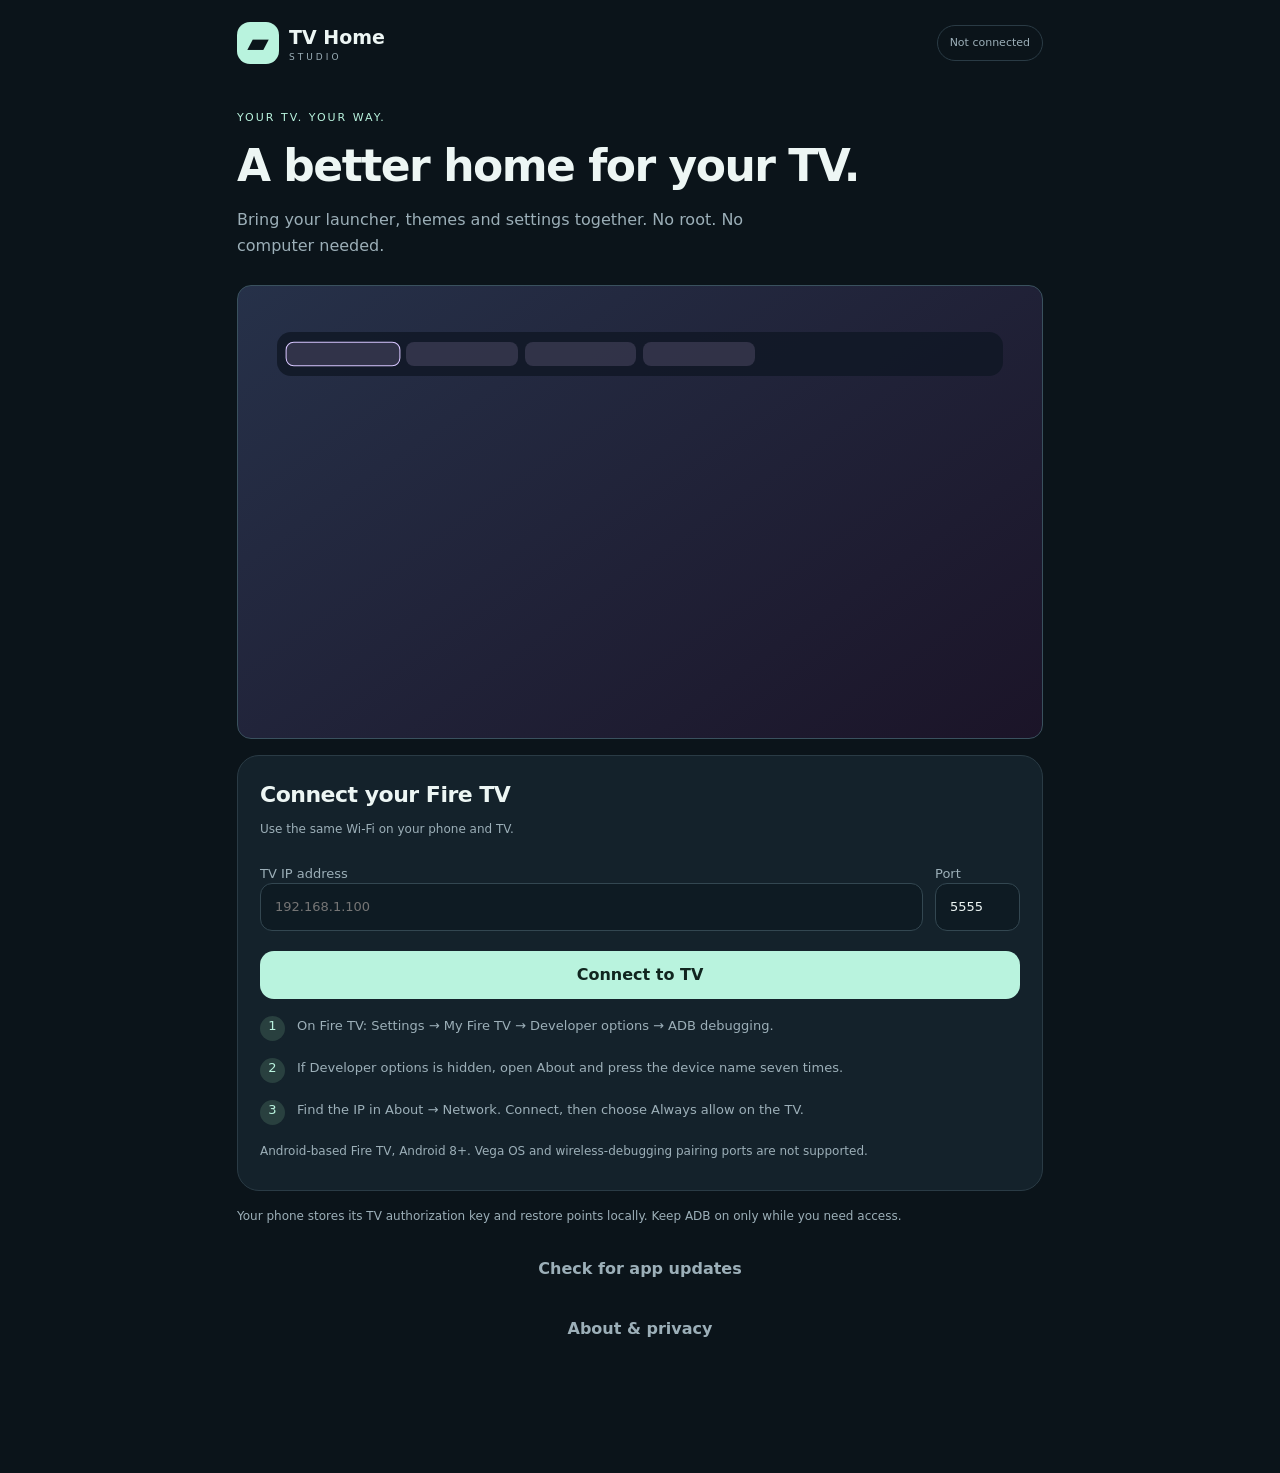
<file: launcher/companion/src/main/assets/index.html>
<!doctype html>
<html lang="en"><head><meta charset="utf-8"><meta name="viewport" content="width=device-width,initial-scale=1,viewport-fit=cover"><meta http-equiv="Content-Security-Policy" content="default-src 'none'; script-src 'self'; style-src 'self'; img-src data:; connect-src 'none'; frame-src 'none'; base-uri 'none'; form-action 'none'"><link rel="icon" href="data:,"><title>TV Home Studio</title><link rel="stylesheet" href="style.css"></head>
<body><header><div class="mark" aria-hidden="true">▰</div><div><strong>TV Home</strong><small>STUDIO</small></div><button id="connection" class="connection">Not connected</button></header>
<aside id="appUpdate" class="updateNotice" hidden aria-label="App update"></aside><main id="main"></main><nav id="nav" aria-label="Main navigation" hidden><button data-tab="overview">⌂<span>Overview</span></button><button data-tab="themes">▧<span>Themes</span></button><button data-tab="apps">▦<span>Apps</span></button><button data-tab="system">⚙<span>Controls</span></button></nav>
<div id="busy" class="busy" hidden role="status"><span class="spinner"></span><span id="progress">Working…</span><div id="progressTrack" class="track" hidden><i id="progressBar"></i></div><span id="progressPct" class="pct" hidden></span></div><div id="toast" role="status" hidden></div><dialog id="dialog"><div id="dialogContent"></div><button id="closeDialog" class="quiet full">Close</button></dialog><script src="app.js"></script></body></html>
</file>
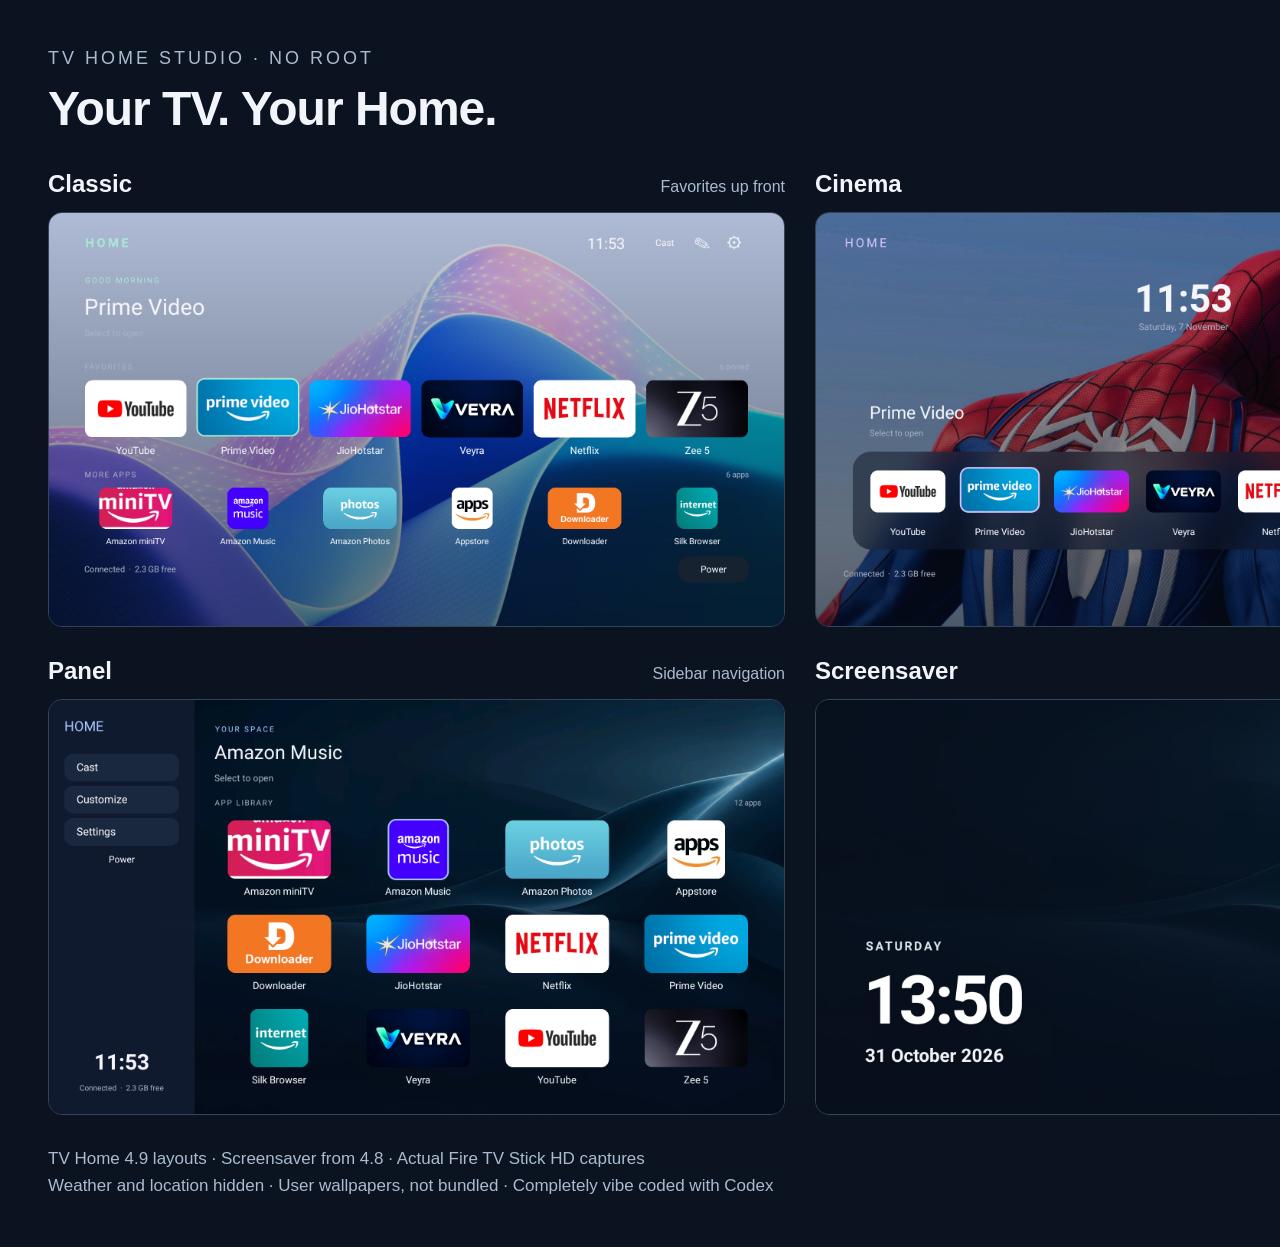
<file: docs/images/comparison.html>
<!doctype html><html lang="en"><meta charset="utf-8"><title>TV Home Studio</title>
<style>*{box-sizing:border-box}body{margin:0;padding:48px;width:1600px;background:#0b1320;color:#f1f5fb;font-family:Arial,sans-serif}header p{font-size:18px;letter-spacing:3px;color:#aabbd0;margin:0 0 12px}h1{font-size:48px;margin:0 0 34px;letter-spacing:-1px}.grid{display:grid;grid-template-columns:1fr 1fr;gap:30px}h2{font-size:24px;margin:0 0 14px;display:flex;justify-content:space-between;align-items:baseline}h2 span{font-size:16px;color:#aabbd0;font-weight:400}img{width:100%;display:block;border:1px solid #34445b;border-radius:14px}footer{font-size:17px;line-height:1.6;color:#aabbd0;margin-top:30px}</style>
<header><p>TV HOME STUDIO · NO ROOT</p><h1>Your TV. Your Home.</h1></header><div class="grid">
<section><h2>Classic <span>Favorites up front</span></h2><img src="classic.png" alt="Classic layout"></section>
<section><h2>Cinema <span>A floating app dock</span></h2><img src="cinema.png" alt="Cinema layout"></section>
<section><h2>Panel <span>Sidebar navigation</span></h2><img src="panel.png" alt="Panel layout"></section>
<section><h2>Screensaver <span>Your wallpaper, a quieter moment</span></h2><img src="screensaver.png" alt="Wallpaper screensaver"></section></div>
<footer>TV Home 4.9 layouts · Screensaver from 4.8 · Actual Fire TV Stick HD captures<br>Weather and location hidden · User wallpapers, not bundled · Completely vibe coded with Codex</footer></html>
</file>
<file: launcher/companion/src/main/assets/style.css>
:root{color-scheme:dark;--bg:#0b141a;--panel:#14222b;--border:#2a3b45;--ink:#edf6f4;--muted:#9cafb8;--mint:#b9f3de;--radius:22px}*{box-sizing:border-box}body{margin:0;background:var(--bg);color:var(--ink);font:16px/1.5 system-ui,-apple-system,sans-serif;-webkit-tap-highlight-color:transparent}button,input,select{font:inherit}button{cursor:pointer;border:0}button:focus-visible,input:focus,select:focus{outline:2px solid var(--mint);outline-offset:3px}button:disabled{opacity:.45;cursor:default}header{display:flex;align-items:center;gap:10px;padding:22px 22px 12px;max-width:850px;margin:auto}header strong{font-size:19px}header small{display:block;color:var(--muted);font-size:9px;letter-spacing:3px;line-height:1.2}.mark{background:var(--mint);color:var(--bg);font-size:28px;width:42px;height:42px;border-radius:13px;text-align:center}.connection{margin-left:auto;border:1px solid var(--border);background:transparent;border-radius:30px;color:var(--muted);padding:9px 12px;font-size:11px;max-width:44%;overflow:hidden;text-overflow:ellipsis;white-space:nowrap}.connection.online{color:var(--mint)}main{max-width:850px;margin:auto;padding:20px 22px 120px}h1{font-weight:550;font-size:36px;letter-spacing:-1.5px;line-height:1.14;margin:12px 0 16px}h2{font-weight:550;font-size:22px;letter-spacing:-.5px;margin:0 0 9px}h3{font-size:16px;margin:0 0 6px;font-weight:600}p{margin:8px 0;color:var(--muted)}.eyebrow{font-size:11px;letter-spacing:2px;text-transform:uppercase;color:var(--mint);margin:14px 0}.lead{font-size:16px;line-height:1.65;margin-bottom:26px;max-width:540px}.card{background:var(--panel);border:1px solid var(--border);border-radius:var(--radius);padding:22px;margin:16px 0}.card.hero{background:linear-gradient(125deg,#243e46,#162830);border-color:#36525c}.hero h2{font-size:27px}.tag{display:inline-block;background:#28463e;color:var(--mint);padding:4px 10px;border-radius:20px;font-size:11px;margin:0 0 15px}.primary,.secondary,.quiet{border-radius:14px;min-height:48px;padding:12px 18px;font-weight:600}.primary{background:var(--mint);color:#10251f}.secondary{background:#233640;color:var(--ink);border:1px solid #3b525e}.quiet{background:transparent;color:var(--muted)}.full{width:100%;margin-top:12px}.row{display:flex;align-items:center;gap:12px}.row.between{justify-content:space-between}.grow{flex:1;min-width:0}.small{font-size:12px;line-height:1.5}.label{display:block;color:var(--muted);font-size:13px;margin:18px 0 8px}input:not([type=checkbox]),select{width:100%;background:#0e1b23;border:1px solid #334751;color:var(--ink);border-radius:12px;padding:13px 14px;min-width:0}input[type=checkbox]{width:21px;height:21px;accent-color:var(--mint);flex-shrink:0}.fieldrow{display:grid;grid-template-columns:1fr 85px;gap:12px}.choice{display:flex;align-items:center;gap:12px;padding:15px 0;border-bottom:1px solid var(--border)}.choice:last-child{border:0}.choice label{flex:1}.choice strong{font-size:14px;font-weight:550;display:block}.choice small{display:block;color:var(--muted);font-size:11px;overflow-wrap:anywhere;margin-top:4px}.segments{display:flex;gap:8px;margin:16px 0}.segments button{flex:1;min-width:0;background:#0e1a21;color:var(--muted);border:1px solid var(--border);border-radius:14px;padding:12px 6px;font-size:13px}.segments button.selected{border-color:var(--mint);color:var(--mint);background:#1e3935}.preview{position:relative;aspect-ratio:16/9;background:linear-gradient(140deg,#1e4151,#0a1522);border-radius:14px;overflow:hidden;padding:12px;border:1px solid #3a515e}.preview img{position:absolute;inset:0;width:100%;height:100%;object-fit:cover;opacity:.45}.preview .pbar,.preview .ptitle,.preview .ptiles{position:relative}.pbar{height:6px;width:25%;background:#badad4;border-radius:3px;margin-bottom:17px}.ptitle{height:10px;width:53%;background:#d8e9e7;border-radius:4px;margin-bottom:16px}.ptiles{display:grid;grid-template-columns:repeat(4,1fr);gap:6px}.ptiles i{display:block;height:30px;border-radius:5px;background:#92bdb447}.preview.cinema .ptitle{margin-top:24px;margin-bottom:30px}.preview.cinema .ptiles i{height:22px}.preview.compact .ptiles{grid-template-columns:repeat(6,1fr)}.preview.compact .ptiles i{height:24px}.themes{display:grid;gap:16px}.theme{border:1px solid var(--border);border-radius:20px;padding:14px;background:var(--panel)}.theme.active{border-color:#729e90}.theme .row{margin-top:14px}.theme .quiet{padding:6px 10px;min-height:40px}.theme .primary{font-size:12px;min-height:40px;padding:8px 12px}.miniGallery{display:flex;gap:10px;flex-wrap:wrap;margin:14px 0}.photo{width:88px;position:relative}.photo img,.photo .placeholder{width:88px;height:54px;object-fit:cover;border-radius:8px;background:#263d46}.photo button{position:absolute;right:2px;top:2px;background:#091118cf;color:white;border-radius:50%;width:23px;height:23px}.empty{padding:22px 0;color:var(--muted);font-size:14px}.divider{height:1px;background:var(--border);margin:22px 0}nav{display:flex;position:fixed;bottom:0;left:0;right:0;justify-content:center;padding:10px 12px max(12px,env(safe-area-inset-bottom));background:#0d191ff5;border-top:1px solid #2a3b45;backdrop-filter:blur(18px);z-index:5}nav button{flex:1;max-width:180px;background:transparent;color:var(--muted);font-size:23px;padding:4px}nav span{display:block;font-size:11px;margin-top:3px}nav button.active{color:var(--mint)}.busy{position:fixed;inset:0;background:#091119d9;z-index:30;display:flex;align-items:center;justify-content:center;flex-direction:column;padding:30px;text-align:center;gap:18px;backdrop-filter:blur(8px)}.spinner{width:26px;height:26px;border:2px solid #415a60;border-top-color:var(--mint);border-radius:50%;animation:spin 1s linear infinite}@keyframes spin{to{transform:rotate(360deg)}}[hidden]{display:none!important}dialog{width:calc(100% - 28px);max-width:580px;max-height:88vh;overflow:auto;background:#14222b;color:var(--ink);border:1px solid #3b535f;border-radius:24px;padding:24px}dialog::backdrop{background:#03090ed9}#toast{position:fixed;bottom:95px;left:18px;right:18px;max-width:720px;margin:auto;padding:15px 18px;border:1px solid #577365;border-radius:16px;background:#213c34;color:var(--ink);z-index:40;font-size:14px}.resultline{padding:12px 0;border-bottom:1px solid var(--border);font-size:13px;overflow-wrap:anywhere}.appActions{display:flex;gap:5px}.appActions button{font-size:12px;min-height:40px;border-radius:10px;background:#22383f;color:var(--ink);padding:8px}.appActions button.on{color:var(--mint);background:#2a4a41}.note{color:#c5d8da;font-size:12px;line-height:1.6;padding:14px;border-left:2px solid #789f98;background:#0c1a21;border-radius:0 10px 10px 0;margin-top:16px}.steps{counter-reset:steps}.steps p{display:flex;gap:12px;font-size:13px;margin:17px 0}.steps p::before{counter-increment:steps;content:counter(steps);background:#29403f;color:var(--mint);width:25px;height:25px;border-radius:50%;text-align:center;flex-shrink:0}.scrollText{white-space:pre-wrap;font-size:12px;color:var(--muted)}@media(min-width:650px){.themes{grid-template-columns:repeat(2,1fr)}h1{font-size:44px}}@media(prefers-reduced-motion:reduce){.spinner{animation:none}}

/* Older Android WebViews lack aspect-ratio and flex gap. */
.preview{height:180px}@supports(aspect-ratio:16/9){.preview{height:auto}}
.row,.segments,header{gap:0}.row>*+*{margin-left:12px}.segments>*+*{margin-left:8px}.mark{margin-right:10px}.miniGallery{gap:0}.photo{margin:0 10px 10px 0}

/* The previews mirror each native composition, not just its density. */
.preview .pbar{background:none;color:#b9f3de;width:auto;height:auto;font-size:9px;letter-spacing:2px;margin:0 0 14px}
.preview .ptitle{background:none;color:#edf6f4;width:auto;height:auto;font-size:15px;font-weight:550;margin:15px 0 18px}
.preview small{font-size:7px;color:#b7c6cb;letter-spacing:1px}.preview .ptiles{margin-top:8px}.preview .ptiles.more{grid-template-columns:repeat(6,1fr);margin-top:12px}.preview .ptiles.more i{height:16px}
.preview.cinema{background:linear-gradient(120deg,#291d21,#10131e);padding:16px}.preview.cinema .pbar{color:#ffd29b}.preview.cinema .pstage{display:flex;justify-content:space-between;position:relative;margin:12px 0 20px;min-height:58px}.pstage strong{white-space:pre-line;font-size:21px;line-height:1.2;font-weight:500;max-width:75%}.pstage span{font-size:10px;color:#d8c5b1}.preview.cinema .ptiles{grid-template-columns:repeat(5,1fr)}.preview.cinema .ptiles i{height:31px;border-radius:4px;background:#a67e594f}.preview.cinema .ptiles i:first-child{border-bottom:2px solid #ffd29b;transform:translateY(-3px)}
.preview.compact{padding:0;display:flex;background:#101e33}.preview.compact .pside{position:relative;width:28%;padding:14px 9px;background:#172843;flex-shrink:0}.preview.compact .pbar{color:#a8c6ff;font-size:8px;letter-spacing:2px;margin-bottom:9px}.pside small{display:block;margin:8px 0;letter-spacing:0;font-size:7px}.ptime{font-size:15px;margin-bottom:14px}.pgrid{padding:18px 12px;position:relative;flex:1}.pgrid strong{font-size:14px}.preview.compact .ptiles{grid-template-columns:repeat(4,1fr);margin-top:16px;gap:6px}.preview.compact .ptiles i{height:38px;background:#5576a448;border-radius:4px}.preview.compact .ptiles i:first-child{outline:1px solid #a8c6ff;transform:scale(1.04)}.optionsTitle{margin-top:28px}.photo small{font-size:10px;color:var(--muted)}.theme .row{align-items:flex-start}.theme .quiet{font-size:11px;padding:8px 4px}.theme .small{min-height:54px}

.preview.cinema{background:linear-gradient(145deg,#263149,#1b1428)}.preview.cinema .pbar{color:#d7c6ff;margin:0}.preview.cinema .pstage{display:block;text-align:center;margin:14px 0 18px;min-height:56px}.pstage strong{display:block;max-width:none;font-size:32px;font-weight:300;line-height:1.1}.pstage span{display:block;font-size:8px;color:#e6deed;margin-top:7px}.preview.cinema .ptiles{grid-template-columns:repeat(6,1fr);background:#101724ce;border-radius:14px;padding:8px;gap:6px;margin:0 auto;max-width:94%}.preview.cinema .ptiles i{height:24px;border-radius:8px;background:#8b7ca540}.preview.cinema .ptiles i:first-child{border:1px solid #d7c6ff;transform:translateY(-2px)}

.preview.compact .pside{display:flex;flex-direction:column}.pside small{background:#30456066;border-radius:4px;padding:5px;margin:3px 0}.pside small:first-of-type{background:#375b83;border-left:2px solid #a8c6ff}.ptime{margin-top:auto;margin-bottom:0;padding-top:12px}.preview.cinema .ptiles{padding:10px;gap:7px}.preview.cinema .ptiles i{transform:none}.preview.cinema .ptiles i:first-child{transform:scale(1.025)}

/* Cinema: bold time, caption aligned to the floating dock. */
.preview.cinema .pstage strong{font-weight:700}.preview.cinema .pstage span{text-align:left;max-width:94%;margin:7px auto 0;padding:0 10px}

.updateNotice{max-width:760px;margin:0 auto;padding:0 24px}.updateNotice button{font-size:13px;text-align:left;min-height:40px;padding:9px 14px}

.libraryChoice{flex-wrap:wrap}.libraryChoice>.grow{flex-basis:100%}.libraryChoice>.appActions{display:flex;flex-wrap:wrap;gap:8px}
.track{width:min(320px,80vw);height:6px;border-radius:3px;background:#2a3b45;overflow:hidden}.track i{display:block;height:100%;width:0;background:var(--mint);border-radius:3px;transition:width .2s ease}.pct{font-variant-numeric:tabular-nums;color:var(--muted);font-size:14px}
</file>
